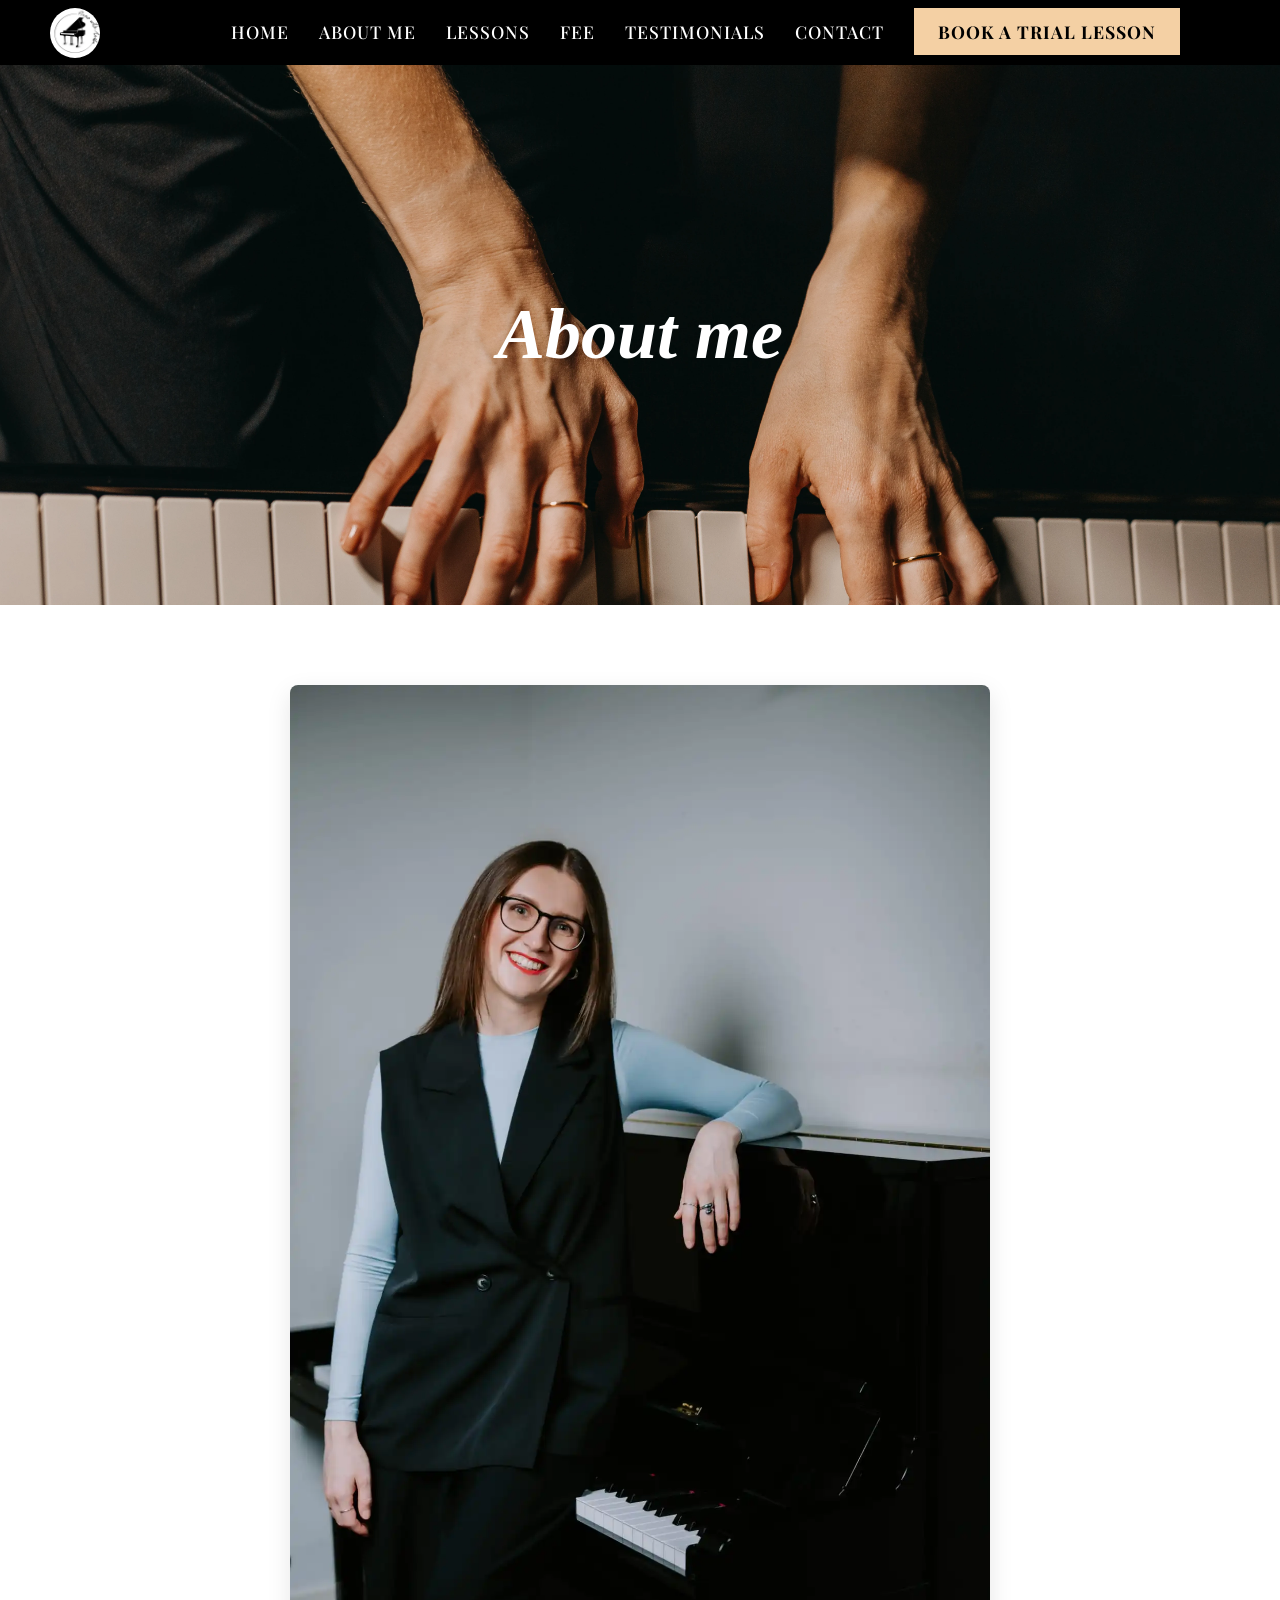
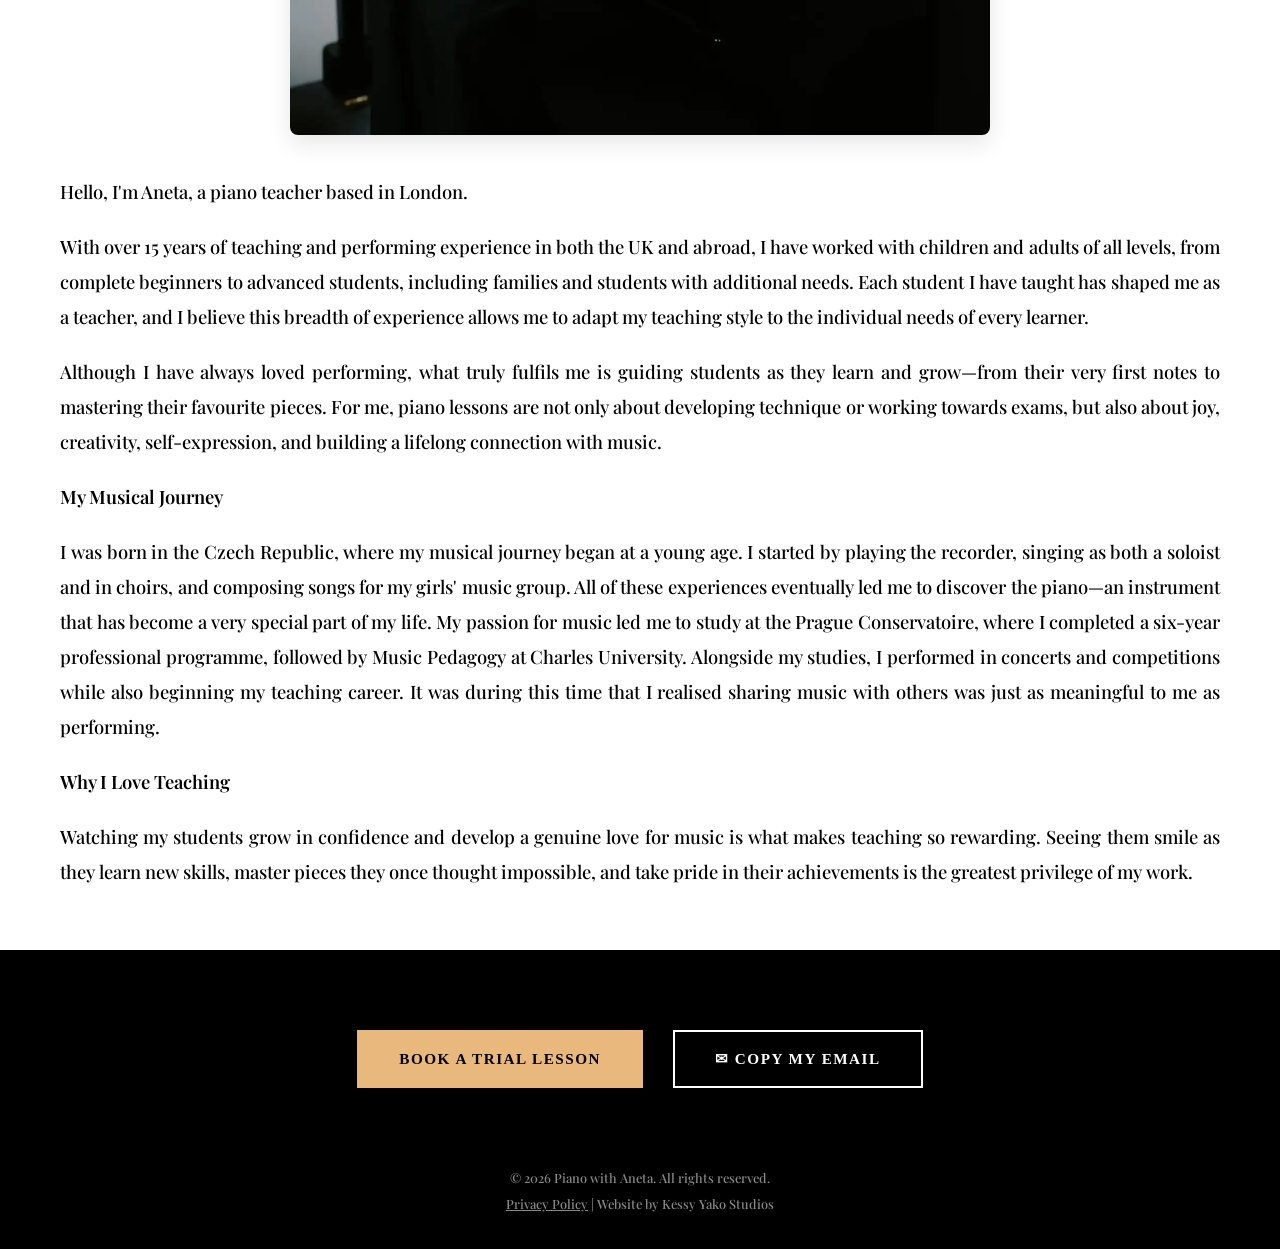
<file: aboutme.html>
<!DOCTYPE html>
<html lang="en">
<head>
    <meta charset="UTF-8">
    <meta name="viewport" content="width=device-width, initial-scale=1.0">
    <meta name="description" content="Learn piano with Aneta, a passionate teacher in London with 15+ years of experience. Tailored lessons for beginners and advanced students of all ages.">
    
    <!-- PŘIDANÝ PRELOAD PRO HERO FOTKU -->
    <link rel="preload" as="image" href="images/foto (27).webp">
    
    <!-- Open Graph tagy pro sociální sítě -->
    <meta property="og:title" content="About Me - Piano with Aneta">
    <meta property="og:description" content="Learn piano with Aneta, a passionate teacher in London with 15+ years of experience. Tailored lessons for beginners and advanced students of all ages.">
    <meta property="og:type" content="website">
    <meta property="og:url" content="https://pianowithaneta.co.uk">
    <meta property="og:image" content="https://pianowithaneta.co.uk/images/foto%20(25)%201.webp">

    <title>About Me - Piano with Aneta</title>
    <link rel="stylesheet" href="style.css">
    
    <style>
        nav {
            height: 65px !important; 
            padding-top: 0 !important; 
            padding-bottom: 0 !important;
        }

        nav ul {
            align-items: center; 
            margin-right: 50px; 
        }
        
        nav a {
            white-space: nowrap; 
        }

        .nav-cta-btn {
            background-color: #f4d0a4 !important; 
            color: #000000 !important; 
            padding: 12px 24px;
            font-weight: bold;
            transition: background-color 0.3s ease, box-shadow 0.3s ease;
        }
        
        .nav-cta-btn:hover {
            background-color: #d6a469 !important; 
            box-shadow: 0 4px 10px rgba(0,0,0,0.2);
            color: #ffffff !important;
        }

        .about-layout {
            max-width: 1200px;
            margin: 80px auto 60px auto;
            padding: 0 20px;
        }

        .about-image {
            width: 100%;
            margin-bottom: 40px;
            display: flex;
            justify-content: center;
        }

        .about-image img {
            width: 100%;
            max-width: 700px;
            height: auto;
            border-radius: 8px;
            box-shadow: 0 8px 25px rgba(0,0,0,0.1);
            display: block;
        }

        .about-text {
            width: 100%;
        }

        .about-text p {
            font-size: 1.15rem;
            line-height: 1.9;
            margin-bottom: 20px;
            color: #000000;
            text-align: justify;
        }

        .about-text p:last-child {
            margin-bottom: 0;
        }

        .about-hero {
            background-image: url('images/foto (27).webp');
            background-size: cover;
            background-position: center 123%; 
            background-attachment: fixed;
        }

        @media (max-width: 1200px) {
            nav {
                flex-direction: row; 
                height: 65px !important; 
                padding: 0 20px !important;
            }

            .hamburger {
                display: flex !important;
                cursor: pointer;
                flex-direction: column;
                gap: 6px;
                z-index: 1001;
            }

            .hamburger span {
                width: 30px;
                height: 3px;
                background-color: #ffffff;
                transition: all 0.3s ease;
                border-radius: 2px;
            }

            nav ul {
                position: fixed;
                top: 65px; 
                right: -100%; 
                width: 280px; 
                height: calc(100vh - 65px);
                background-color: #000000;
                flex-direction: column !important; 
                justify-content: flex-start;
                align-items: center;
                padding-top: 40px;
                margin: 0 !important;
                transition: right 0.4s ease; 
                box-shadow: -5px 0 15px rgba(0,0,0,0.5);
                flex-wrap: nowrap;
                gap: 0;
            }

            nav ul.active {
                right: 0;
            }

            nav ul li {
                margin-bottom: 25px;
                opacity: 0;
                transform: translateX(50px);
                transition: opacity 0.4s ease, transform 0.4s ease;
            }

            nav ul.active li {
                opacity: 1;
                transform: translateX(0);
            }
            
            nav ul.active li:nth-child(1) { transition-delay: 0.1s; }
            nav ul.active li:nth-child(2) { transition-delay: 0.2s; }
            nav ul.active li:nth-child(3) { transition-delay: 0.3s; }
            nav ul.active li:nth-child(4) { transition-delay: 0.4s; }
            nav ul.active li:nth-child(5) { transition-delay: 0.5s; }
            nav ul.active li:nth-child(6) { transition-delay: 0.6s; }
            nav ul.active li:nth-child(7) { transition-delay: 0.7s; }

            nav a {
                font-size: 1.1rem; 
            }

            .nav-cta-btn {
                display: inline-block;
                padding: 12px 20px !important;
                font-size: 1rem !important;
                margin-top: 10px;
            }

            .hamburger.active span:nth-child(1) {
                transform: translateY(9px) rotate(45deg);
            }
            .hamburger.active span:nth-child(2) {
                opacity: 0;
            }
            .hamburger.active span:nth-child(3) {
                transform: translateY(-9px) rotate(-45deg);
            }

            .about-text p {
                text-align: left;
            }
            
            .about-hero {
                background-attachment: scroll; 
                background-position: center 20%; 
            }

            .cta-buttons {
                display: flex;
                flex-direction: column;
                gap: 15px;
                align-items: center;
            }

            .btn-outline, .btn-solid, .btn-outline-white {
                width: 100%;
                max-width: 320px;
                margin: 0 auto;
            }
        }
    </style>
</head>
<body>

    <nav>
        <a href="index" class="logo" style="width: 50px; height: 50px; border-radius: 50%; overflow: hidden; display: flex; align-items: center; justify-content: center; text-decoration: none;">
            <img src="images/logo_white.webp" alt="Piano with Aneta Logo" style="width: 100%; height: 100%; object-fit: cover; display: block; transform: scale(1.5) translateX(0px) translateY(-3px);">
        </a>

        <div class="hamburger" id="hamburgerMenu">
            <span></span>
            <span></span>
            <span></span>
        </div>

        <ul id="navLinks">
            <li><a href="index">HOME</a></li>
            <li><a href="aboutme">ABOUT ME</a></li>
            <li><a href="lessons">LESSONS</a></li>
            <li><a href="lessons#fee">FEE</a></li>
            <li><a href="testimonial">TESTIMONIALS</a></li>
            <li><a href="contact">CONTACT</a></li>
            <li><a href="triallesson" class="nav-cta-btn">BOOK A TRIAL LESSON</a></li>
        </ul>
    </nav>

    <header class="hero about-hero">
        <div class="hero-text">
            <h1>About me</h1>
        </div>
    </header>

    <section class="about-layout">
        
        <div class="about-image">
            <img src="images/uc1.webp" alt="Aneta - Piano Teacher">
        </div>
        
        <div class="about-text">
            <p>Hello, I'm Aneta, a piano teacher based in London.</p>
            <p>With over 15 years of teaching and performing experience in both the UK and abroad, I have worked with children and adults of all levels, from complete beginners to advanced students, including families and students with additional needs. Each student I have taught has shaped me as a teacher, and I believe this breadth of experience allows me to adapt my teaching style to the individual needs of every learner.</p>
            <p>Although I have always loved performing, what truly fulfils me is guiding students as they learn and grow—from their very first notes to mastering their favourite pieces. For me, piano lessons are not only about developing technique or working towards exams, but also about joy, creativity, self-expression, and building a lifelong connection with music.</p>
            <p><strong>My Musical Journey</strong></p>
            <p>I was born in the Czech Republic, where my musical journey began at a young age. I started by playing the recorder, singing as both a soloist and in choirs, and composing songs for my girls' music group. All of these experiences eventually led me to discover the piano—an instrument that has become a very special part of my life. My passion for music led me to study at the Prague Conservatoire, where I completed a six-year professional programme, followed by Music Pedagogy at Charles University. Alongside my studies, I performed in concerts and competitions while also beginning my teaching career. It was during this time that I realised sharing music with others was just as meaningful to me as performing.</p>
            <p><strong>Why I Love Teaching</strong></p>
            <p>Watching my students grow in confidence and develop a genuine love for music is what makes teaching so rewarding. Seeing them smile as they learn new skills, master pieces they once thought impossible, and take pride in their achievements is the greatest privilege of my work.</p>
        </div>
        
    </section>

    <section class="cta-footer-section">
        <div class="cta-buttons">
            <a href="triallesson#dotaznik" class="btn-solid">BOOK A TRIAL LESSON</a>
            <button onclick="navigator.clipboard.writeText('pianowithaneta@gmail.com'); alert('Email copied to clipboard!');" class="btn-outline-white">✉ COPY MY EMAIL</button>
        </div>
        
        <footer>
            <p>© 2026 Piano with Aneta. All rights reserved.</p>
            <p><a href="privacy" style="color: #888; text-decoration: underline;">Privacy Policy</a> | Website by Kessy Yako Studios</p>
        </footer>
    </section>

    <script>
        const hamburger = document.getElementById('hamburgerMenu');
        const navLinks = document.getElementById('navLinks');

        hamburger.addEventListener('click', () => {
            navLinks.classList.toggle('active');
            hamburger.classList.toggle('active');
        });
    </script>

</body>
</html>
</file>
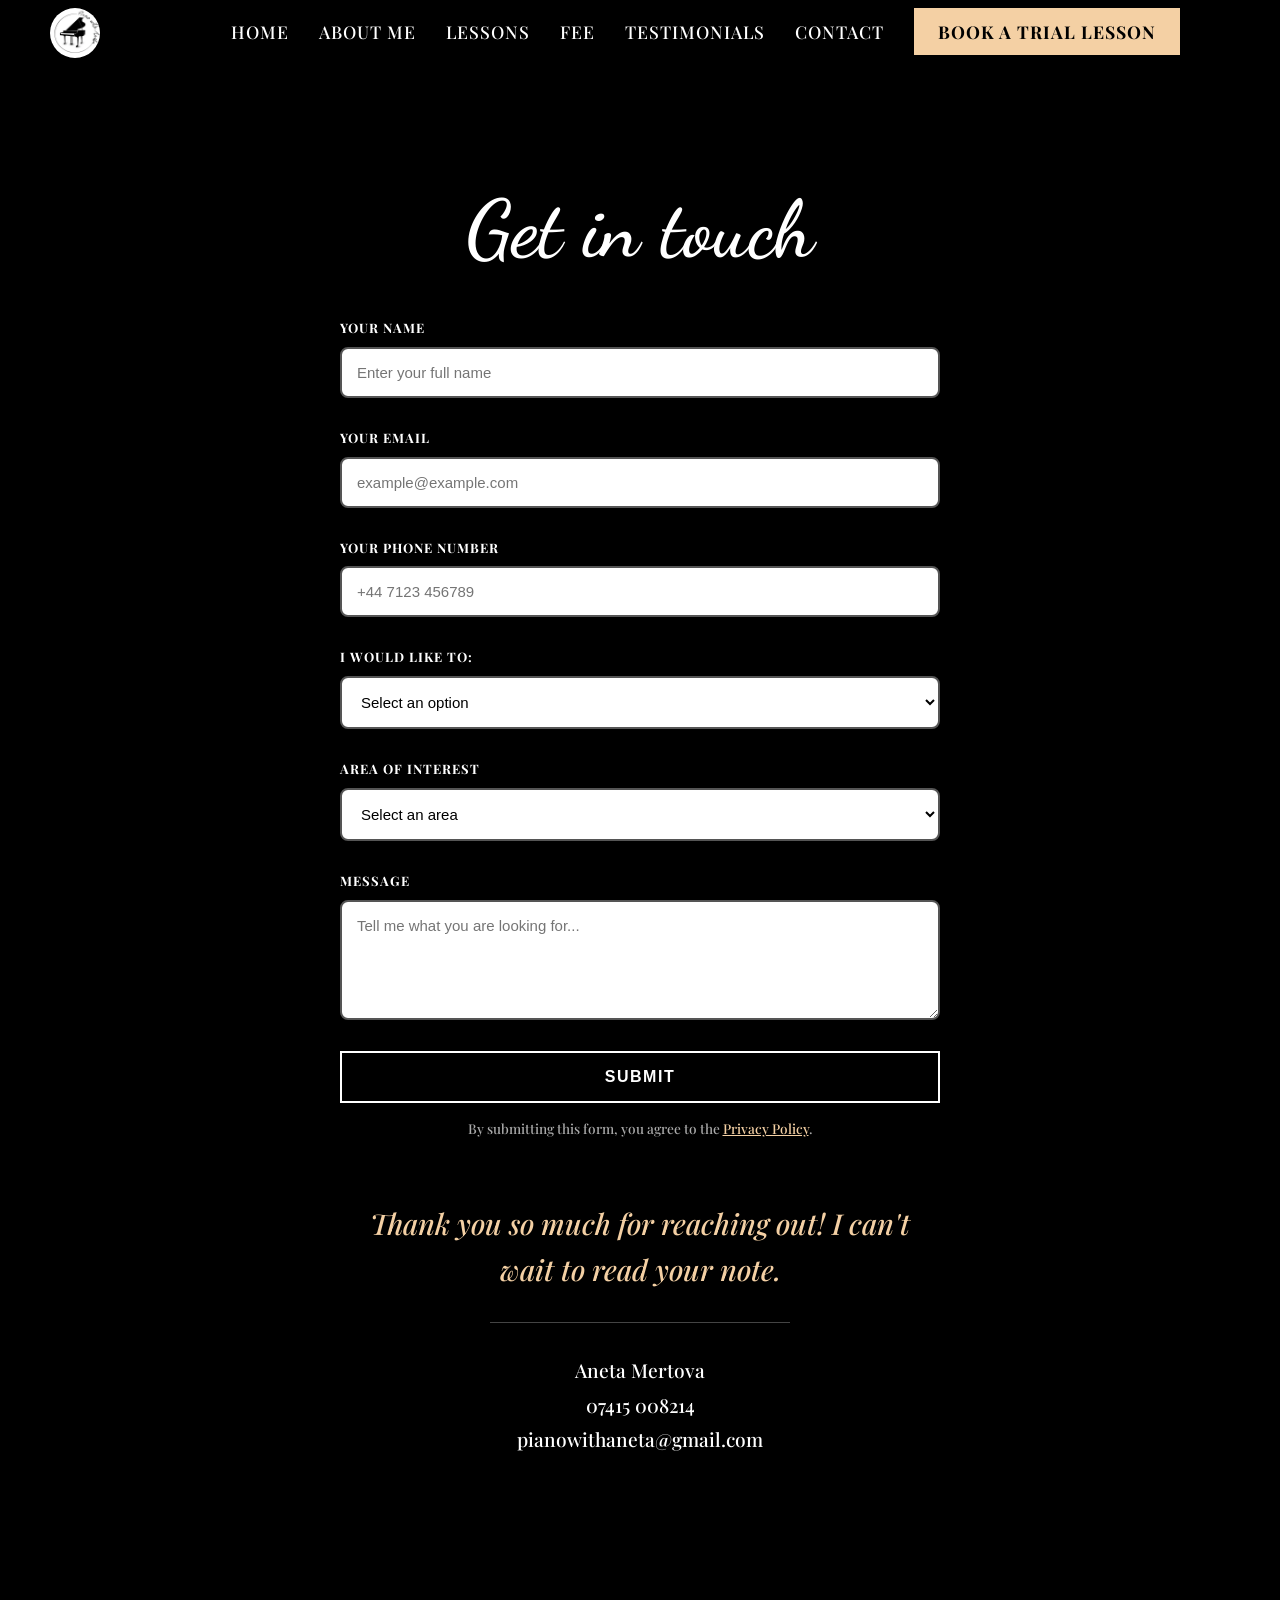
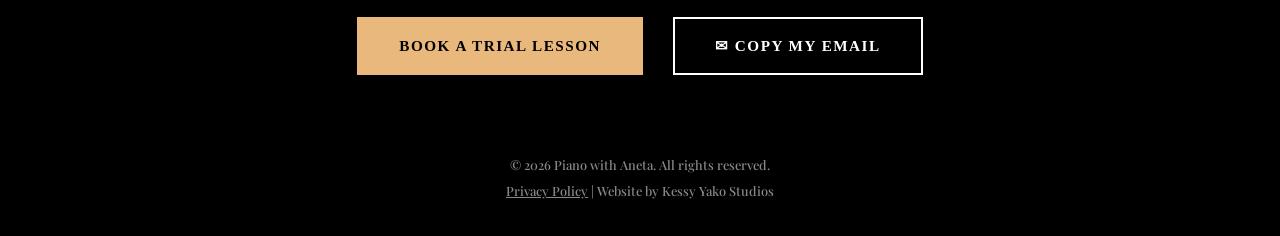
<file: contact.html>
<!DOCTYPE html>
<html lang="en">
<head>
    <meta charset="UTF-8">
    <meta name="viewport" content="width=device-width, initial-scale=1.0">
    <title>Contact - Piano with Aneta</title>
    <meta name="description" content="Contact Aneta to book your trial lesson or inquire about in-person and online piano and music theory classes in London. Get in touch today!">
    <link rel="stylesheet" href="style.css">
    <link href="https://fonts.googleapis.com/css2?family=Dancing+Script:wght@600&display=swap" rel="stylesheet">
    
    <style>
        nav {
            height: 65px !important; 
            padding-top: 0 !important; 
            padding-bottom: 0 !important;
        }

        nav ul {
            align-items: center; 
            margin-right: 50px; 
        }
        
        .nav-cta-btn {
            background-color: #f4d0a4 !important; 
            color: #000000 !important; 
            padding: 12px 24px;
            font-weight: bold;
            transition: background-color 0.3s ease, box-shadow 0.3s ease;
        }
        
        .nav-cta-btn:hover {
            background-color: #d6a469 !important; 
            box-shadow: 0 4px 10px rgba(0,0,0,0.2);
            color: #ffffff !important;
        }
    </style>
</head>
<body>

    <nav>
        <!-- Logo opraveno: změněno z <div> na <a> s odkazem na index.html -->
        <a href="index.html" class="logo" style="width: 50px; height: 50px; border-radius: 50%; overflow: hidden; display: flex; align-items: center; justify-content: center; text-decoration: none;">
            <img src="images/logo_white.webp" alt="Piano with Aneta Logo" style="width: 100%; height: 100%; object-fit: cover; display: block; transform: scale(1.5) translateX(0px) translateY(-3px);">
        </a>

        <!-- Přidáno Hamburger menu -->
        <div class="hamburger" id="hamburgerMenu">
            <span></span>
            <span></span>
            <span></span>
        </div>

        <ul>
            <li><a href="index.html">HOME</a></li>
            <li><a href="aboutme.html">ABOUT ME</a></li>
            <li><a href="lessons.html">LESSONS</a></li>
            <li><a href="lessons.html#fee">FEE</a></li>
            <li><a href="testimonial.html">TESTIMONIALS</a></li>
            <li><a href="contact.html">CONTACT</a></li>
            <li><a href="triallesson.html" class="nav-cta-btn">BOOK A TRIAL LESSON</a></li>
        </ul>
    </nav>

    <section class="booking-form-section bg-dark contact-page-spacing">
        <h2 style="font-family: 'Dancing Script', cursive; font-size: 5rem; margin-bottom: 25px; font-weight: 600;">Get in touch</h2>
        
        <div class="piano-form-container">
            <form id="pianoForm" action="https://formspree.io/f/mpqkqwby" method="POST">
                
                <label class="piano-form-label">Your Name</label>
                <input type="text" name="name" class="piano-input" placeholder="Enter your full name" required>

                <label class="piano-form-label">Your Email</label>
                <input type="email" name="email" class="piano-input" placeholder="example@example.com" required>

                <label class="piano-form-label">Your Phone Number</label>
                <input type="tel" name="phone" class="piano-input" placeholder="+44 7123 456789" required>

                <label class="piano-form-label">I would like to:</label>
                <select name="purpose" class="piano-select" required>
                    <option value="" disabled selected>Select an option</option>
                    <option value="Book a trial lesson">Book a trial lesson</option>
                    <option value="Make another enquiry">Make another enquiry</option>
                </select>

                <label class="piano-form-label">Area of interest</label>
                <select name="area_of_interest" class="piano-select" required>
                    <option value="" disabled selected>Select an area</option>
                    <option value="In-person piano">In-person piano</option>
                    <option value="Online piano">Online piano</option>
                    <option value="In-person music theory">In-person music theory</option>
                    <option value="Online music theory">Online music theory</option>
                    <option value="Other">Other</option>
                </select>

                <label class="piano-form-label">Message</label>
                <textarea name="message" class="piano-input piano-textarea" placeholder="Tell me what you are looking for..." required></textarea>
                
                <button type="submit" id="submitBtn" class="piano-submit-btn">SUBMIT</button>
                
                <p style="font-size: 0.85rem; color: #aaa; margin-top: 15px; text-align: center;">
                    By submitting this form, you agree to the <a href="privacy.html" style="color: #f4d0a4; text-decoration: underline;">Privacy Policy</a>.
                </p>
            </form>

            <div style="text-align: center; margin-top: 60px;">
                <p style="font-family: 'Playfair Display', serif; font-style: italic; font-size: 1.8rem; color: #f4d0a4; margin-bottom: 30px;">
                    Thank you so much for reaching out! I can't wait to read your note.
                </p>
                
                <hr style="border: 0; border-top: 1px solid #444; width: 50%; margin: 0 auto 30px auto;">
                
                <p style="font-family: 'Playfair Display', serif; font-size: 1.2rem; color: #ffffff; line-height: 1.8;">
                    Aneta Mertova<br>
                    07415 008214<br>
                    pianowithaneta@gmail.com
                </p>
            </div>
            
        </div>
    </section>

    <section class="cta-footer-section">
        <div class="cta-buttons">
            <a href="triallesson.html#dotaznik" class="btn-solid">BOOK A TRIAL LESSON</a>
            <button onclick="navigator.clipboard.writeText('pianowithaneta@gmail.com'); alert('Email copied to clipboard!');" class="btn-outline-white">✉ COPY MY EMAIL</button>
        </div>
        
        <footer>
            <p>© 2026 Piano with Aneta. All rights reserved.</p>
            <p><a href="privacy.html" style="color: #888; text-decoration: underline;">Privacy Policy</a> | Website by Kessy Yako Studios</p>
        </footer>
    </section>

    <script>
        // Odesílání formuláře
        document.getElementById("pianoForm").addEventListener("submit", function(e) {
            e.preventDefault();
            
            var form = e.target;
            var button = document.getElementById("submitBtn");
            var data = new FormData(form);
            
            button.innerHTML = "SENDING...";
            button.disabled = true;

            fetch(form.action, {
                method: form.method,
                body: data,
                headers: {
                    'Accept': 'application/json'
                }
            }).then(response => {
                if (response.ok) {
                    button.innerHTML = "✓ MESSAGE SENT!";
                    button.classList.add("sent");
                    form.reset();
                } else {
                    button.innerHTML = "ERROR! TRY AGAIN";
                    button.disabled = false;
                }
            }).catch(error => {
                button.innerHTML = "ERROR! TRY AGAIN";
                button.disabled = false;
            });
        });

        // Přidán JavaScript pro zprovoznění Hamburger menu
        const hamburger = document.getElementById('hamburgerMenu');
        const navLinks = document.querySelector('nav ul');

        hamburger.addEventListener('click', () => {
            navLinks.classList.toggle('active');
            hamburger.classList.toggle('active');
        });
    </script>
</body>
</html>
</file>
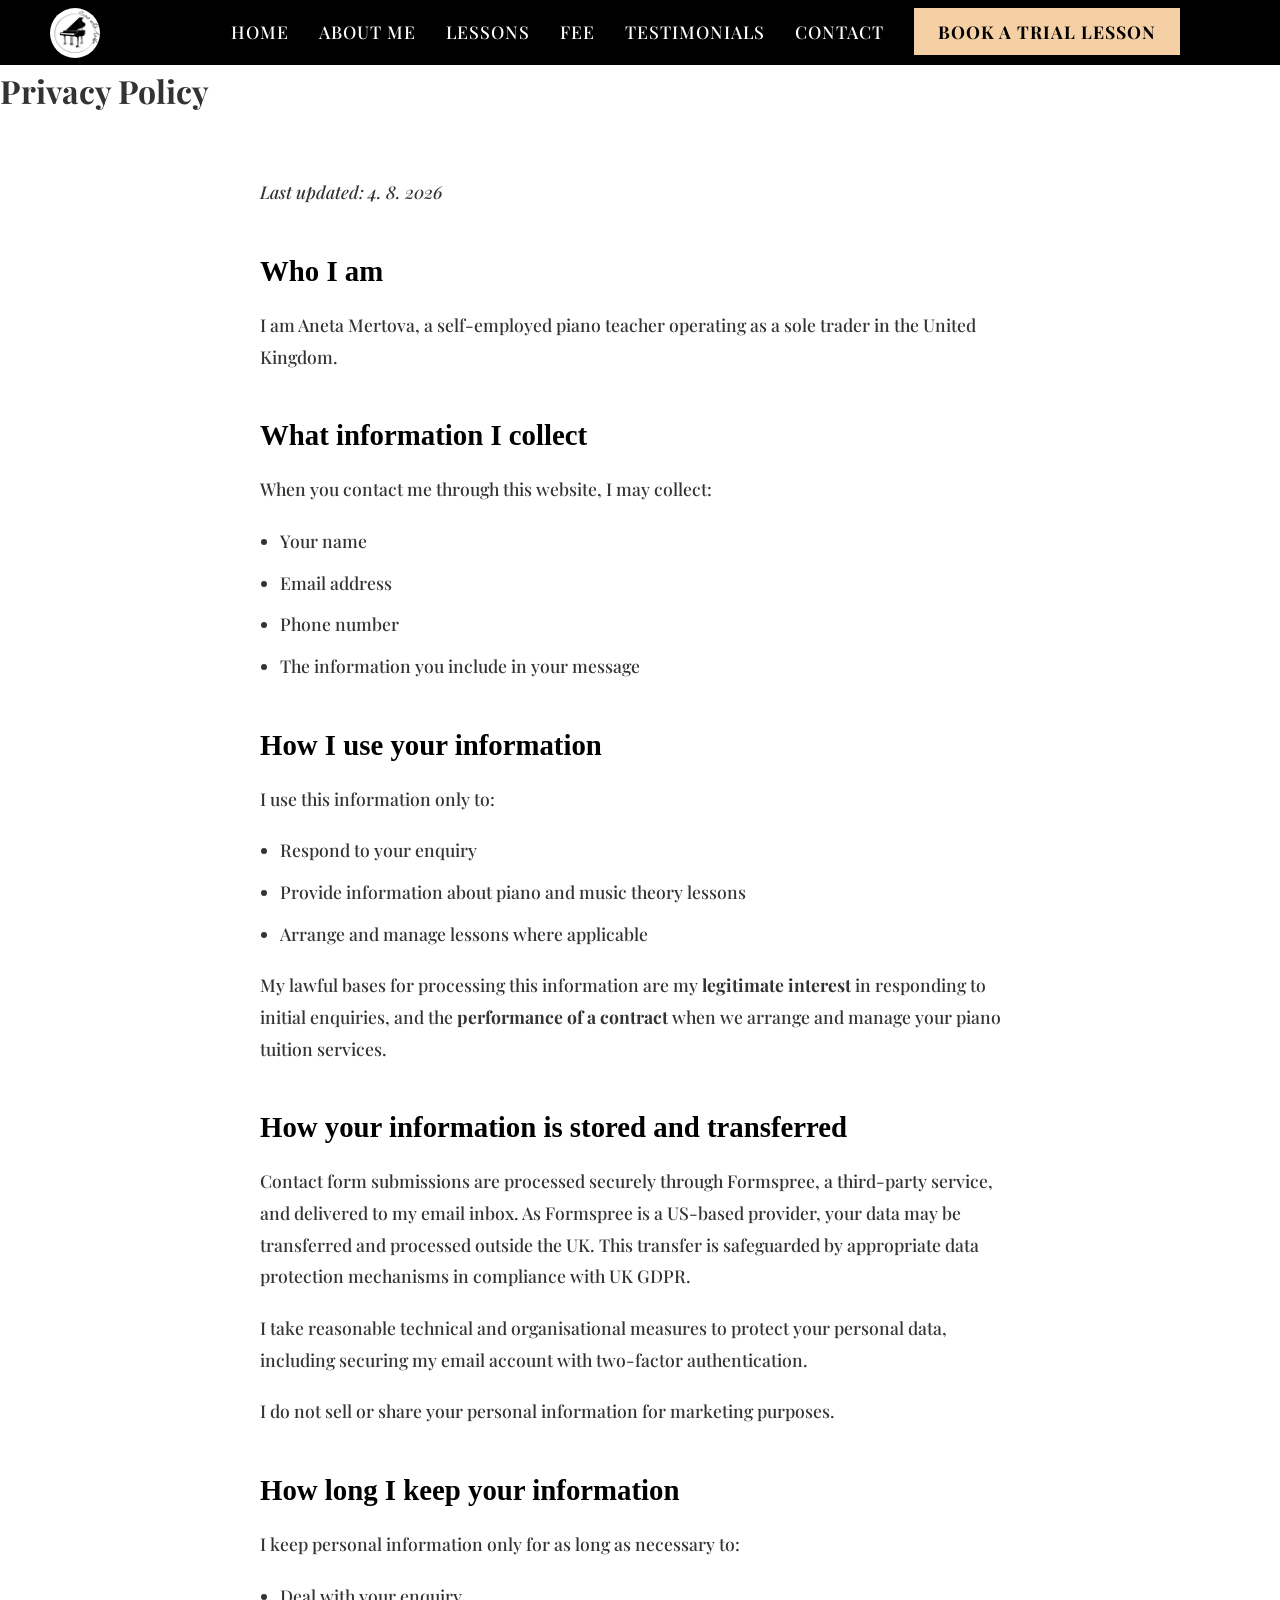
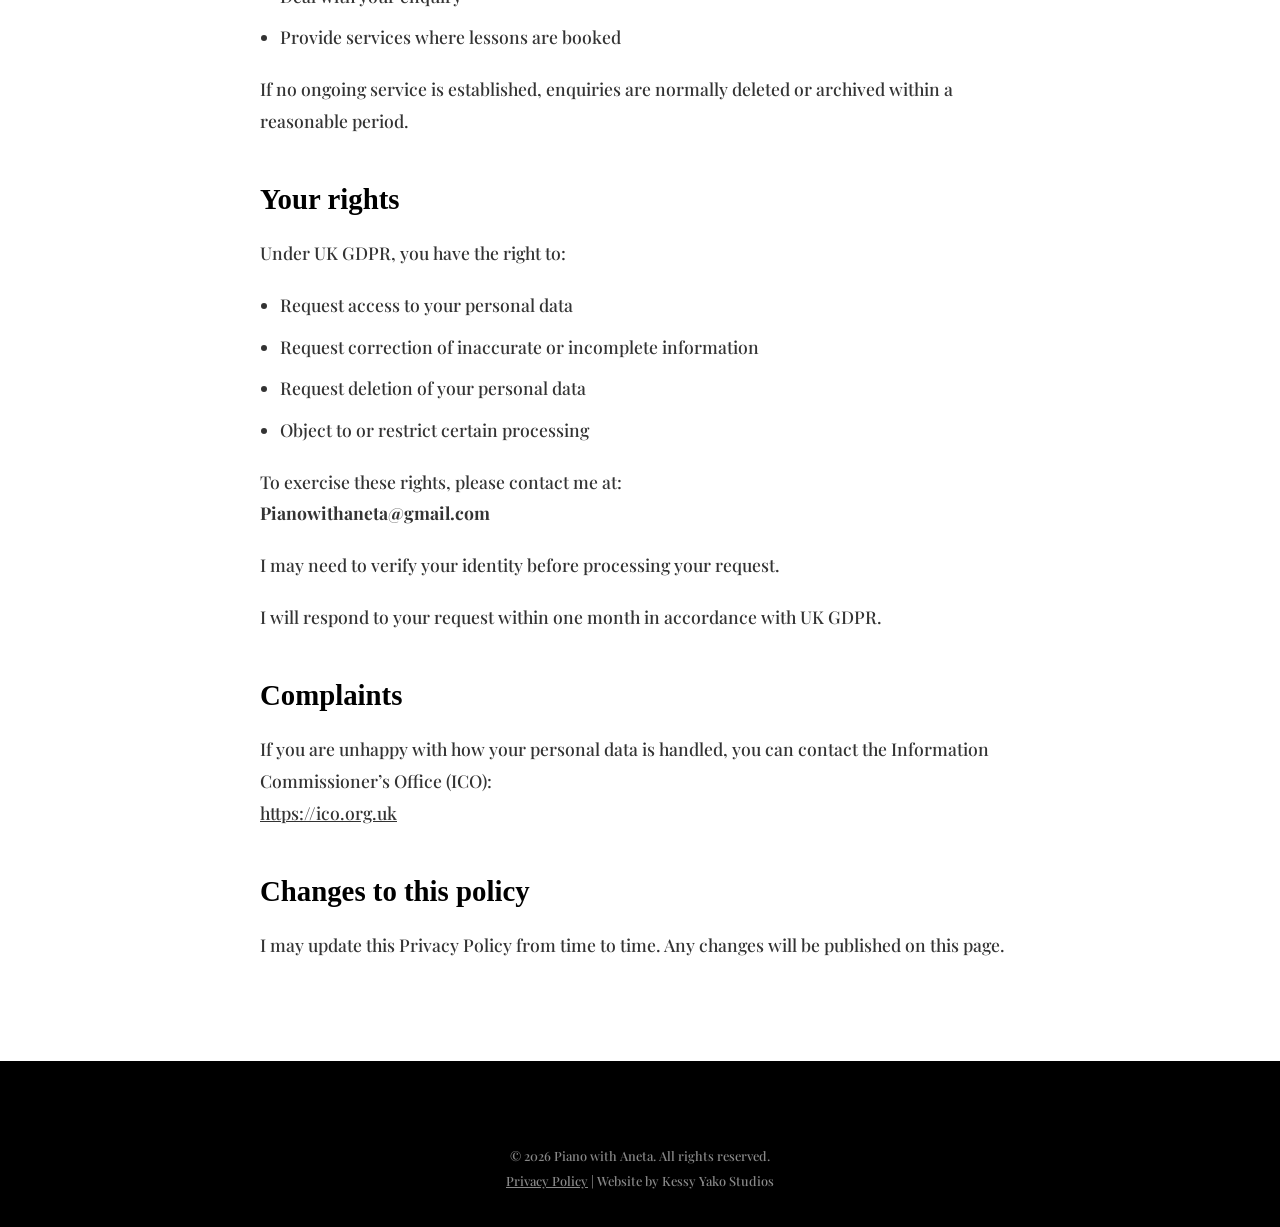
<file: privacy.html>
<!DOCTYPE html>
<html lang="en">
<head>
    <meta charset="UTF-8">
    <meta name="viewport" content="width=device-width, initial-scale=1.0">
    <title>Privacy Policy - Piano with Aneta</title>
    <meta name="description" content="Privacy Policy for Piano with Aneta. Learn how your personal data is collected, used, and protected when inquiring about piano lessons in London.">
    <link rel="stylesheet" href="style.css">
    
    <style>
        nav {
            height: 65px !important; 
            padding-top: 0 !important; 
            padding-bottom: 0 !important;
            background-color: #000;
        }

        nav ul {
            align-items: center; 
            margin-right: 50px; 
        }

        nav a {
            white-space: nowrap; 
        }
        
        .nav-cta-btn {
            background-color: #f4d0a4 !important; 
            color: #000000 !important; 
            padding: 12px 24px;
            font-weight: bold;
            transition: background-color 0.3s ease, box-shadow 0.3s ease;
        }
        
        .nav-cta-btn:hover {
            background-color: #d6a469 !important; 
            box-shadow: 0 4px 10px rgba(0,0,0,0.2);
            color: #ffffff !important;
        }

        .privacy-content {
            max-width: 800px;
            margin: 60px auto 100px auto;
            padding: 0 20px;
            color: #333;
        }

        .privacy-content h2 {
            font-family: serif;
            font-size: 1.8rem;
            margin-top: 40px;
            margin-bottom: 15px;
            color: #000;
        }

        .privacy-content p, .privacy-content ul {
            font-size: 1.1rem;
            line-height: 1.8;
            margin-bottom: 20px;
        }

        .privacy-content ul {
            margin-left: 20px;
        }

        .privacy-content li {
            margin-bottom: 10px;
        }

        /* Styly pro hamburger menu a responzivitu */
        @media (max-width: 1200px) {
            nav {
                flex-direction: row; 
                height: 65px !important; 
                padding: 0 20px !important;
            }

            .hamburger {
                display: flex !important;
                cursor: pointer;
                flex-direction: column;
                gap: 6px;
                z-index: 1001;
            }

            .hamburger span {
                width: 30px;
                height: 3px;
                background-color: #ffffff;
                transition: all 0.3s ease;
                border-radius: 2px;
            }

            nav ul {
                position: fixed;
                top: 65px; 
                right: -100%; 
                width: 280px; 
                height: calc(100vh - 65px);
                background-color: #000000;
                flex-direction: column !important; 
                justify-content: flex-start;
                align-items: center;
                padding-top: 40px;
                margin: 0 !important;
                transition: right 0.4s ease; 
                box-shadow: -5px 0 15px rgba(0,0,0,0.5);
                flex-wrap: nowrap;
                gap: 0;
            }

            nav ul.active {
                right: 0;
            }

            nav ul li {
                margin-bottom: 25px;
                opacity: 0;
                transform: translateX(50px);
                transition: opacity 0.4s ease, transform 0.4s ease;
            }

            nav ul.active li {
                opacity: 1;
                transform: translateX(0);
            }
            
            nav ul.active li:nth-child(1) { transition-delay: 0.1s; }
            nav ul.active li:nth-child(2) { transition-delay: 0.2s; }
            nav ul.active li:nth-child(3) { transition-delay: 0.3s; }
            nav ul.active li:nth-child(4) { transition-delay: 0.4s; }
            nav ul.active li:nth-child(5) { transition-delay: 0.5s; }
            nav ul.active li:nth-child(6) { transition-delay: 0.6s; }
            nav ul.active li:nth-child(7) { transition-delay: 0.7s; }

            nav a {
                font-size: 1.1rem; 
            }

            .nav-cta-btn {
                display: inline-block;
                padding: 12px 20px !important;
                font-size: 1rem !important;
                margin-top: 10px;
            }

            .hamburger.active span:nth-child(1) {
                transform: translateY(9px) rotate(45deg);
            }
            .hamburger.active span:nth-child(2) {
                opacity: 0;
            }
            .hamburger.active span:nth-child(3) {
                transform: translateY(-9px) rotate(-45deg);
            }
        }
    </style>
</head>
<body>

    <nav>
        <a href="index" class="logo" style="width: 50px; height: 50px; border-radius: 50%; overflow: hidden; display: flex; align-items: center; justify-content: center; text-decoration: none;">
            <img src="images/logo_white.webp" alt="Piano with Aneta Logo" style="width: 100%; height: 100%; object-fit: cover; display: block; transform: scale(1.5) translateX(0px) translateY(-3px);">
        </a>

        <div class="hamburger" id="hamburgerMenu">
            <span></span>
            <span></span>
            <span></span>
        </div>

        <ul id="navLinks">
            <li><a href="index">HOME</a></li>
            <li><a href="aboutme">ABOUT ME</a></li>
            <li><a href="lessons">LESSONS</a></li>
            <li><a href="lessons#fee">FEE</a></li>
            <li><a href="testimonial">TESTIMONIALS</a></li>
            <li><a href="contact">CONTACT</a></li>
            <li><a href="triallesson" class="nav-cta-btn">BOOK A TRIAL LESSON</a></li>
        </ul>
    </nav>

    <header class="testimonial-header">
        <h1>Privacy Policy</h1>
    </header>

    <section class="privacy-content">
        <p><em>Last updated: 4. 8. 2026</em></p>

        <h2>Who I am</h2>
        <p>I am Aneta Mertova, a self-employed piano teacher operating as a sole trader in the United Kingdom.</p>

        <h2>What information I collect</h2>
        <p>When you contact me through this website, I may collect:</p>
        <ul>
            <li>Your name</li>
            <li>Email address</li>
            <li>Phone number</li>
            <li>The information you include in your message</li>
        </ul>

        <h2>How I use your information</h2>
        <p>I use this information only to:</p>
        <ul>
            <li>Respond to your enquiry</li>
            <li>Provide information about piano and music theory lessons</li>
            <li>Arrange and manage lessons where applicable</li>
        </ul>
        <p>My lawful bases for processing this information are my <strong>legitimate interest</strong> in responding to initial enquiries, and the <strong>performance of a contract</strong> when we arrange and manage your piano tuition services.</p>

        <h2>How your information is stored and transferred</h2>
        <p>Contact form submissions are processed securely through Formspree, a third-party service, and delivered to my email inbox. As Formspree is a US-based provider, your data may be transferred and processed outside the UK. This transfer is safeguarded by appropriate data protection mechanisms in compliance with UK GDPR.</p>
        <p>I take reasonable technical and organisational measures to protect your personal data, including securing my email account with two-factor authentication.</p>
        <p>I do not sell or share your personal information for marketing purposes.</p>

        <h2>How long I keep your information</h2>
        <p>I keep personal information only for as long as necessary to:</p>
        <ul>
            <li>Deal with your enquiry</li>
            <li>Provide services where lessons are booked</li>
        </ul>
        <p>If no ongoing service is established, enquiries are normally deleted or archived within a reasonable period.</p>

        <h2>Your rights</h2>
        <p>Under UK GDPR, you have the right to:</p>
        <ul>
            <li>Request access to your personal data</li>
            <li>Request correction of inaccurate or incomplete information</li>
            <li>Request deletion of your personal data</li>
            <li>Object to or restrict certain processing</li>
        </ul>
        <p>To exercise these rights, please contact me at:<br>
        <strong>Pianowithaneta@gmail.com</strong></p>
        <p>I may need to verify your identity before processing your request.</p>
        <p>I will respond to your request within one month in accordance with UK GDPR.</p>

        <h2>Complaints</h2>
        <p>If you are unhappy with how your personal data is handled, you can contact the Information Commissioner’s Office (ICO):<br>
        <a href="https://ico.org.uk" target="_blank" style="color: #333; text-decoration: underline;">https://ico.org.uk</a></p>

        <h2>Changes to this policy</h2>
        <p>I may update this Privacy Policy from time to time. Any changes will be published on this page.</p>
    </section>

    <section class="cta-footer-section">
        <footer>
            <p>© 2026 Piano with Aneta. All rights reserved.</p>
            <p><a href="privacy" style="color: #888; text-decoration: underline;">Privacy Policy</a> | Website by Kessy Yako Studios</p>
        </footer>
    </section>

    <script>
        const hamburger = document.getElementById('hamburgerMenu');
        const navLinks = document.getElementById('navLinks');

        hamburger.addEventListener('click', () => {
            navLinks.classList.toggle('active');
            hamburger.classList.toggle('active');
        });
    </script>

</body>
</html>
</file>
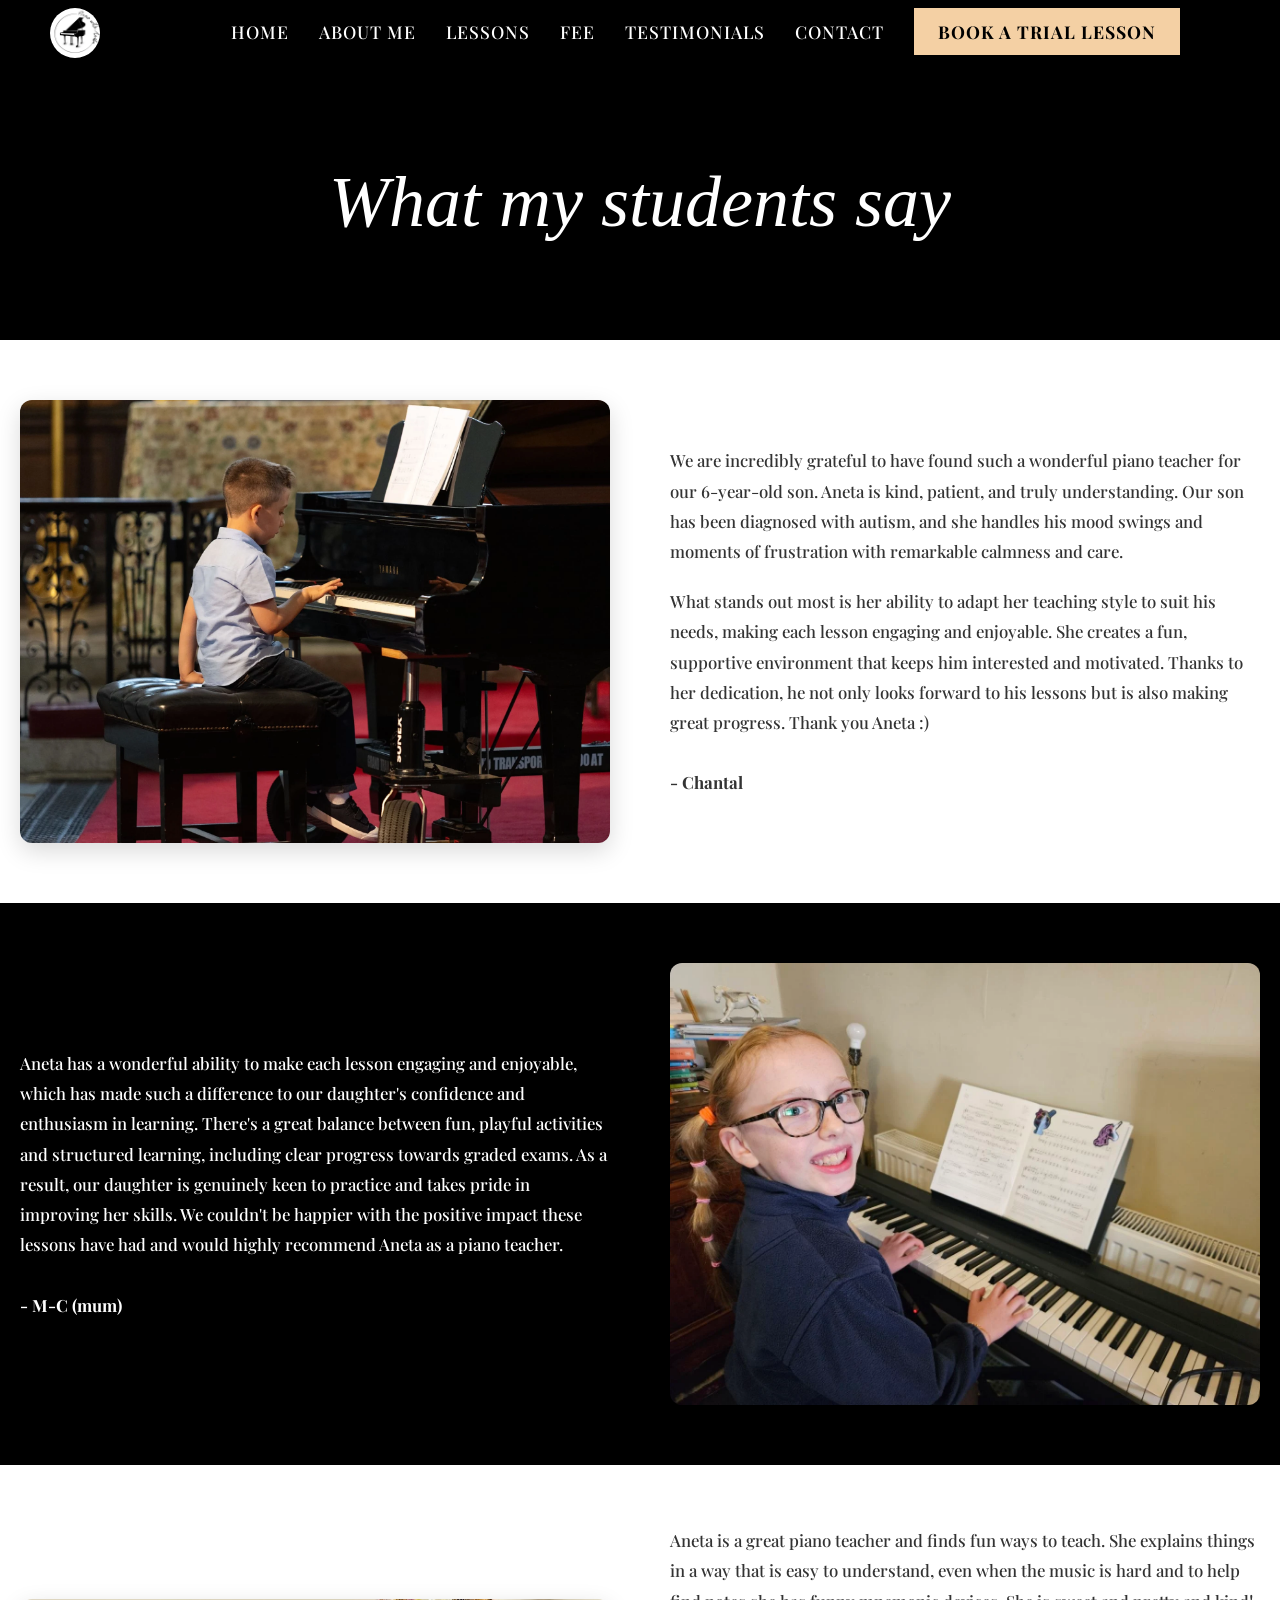
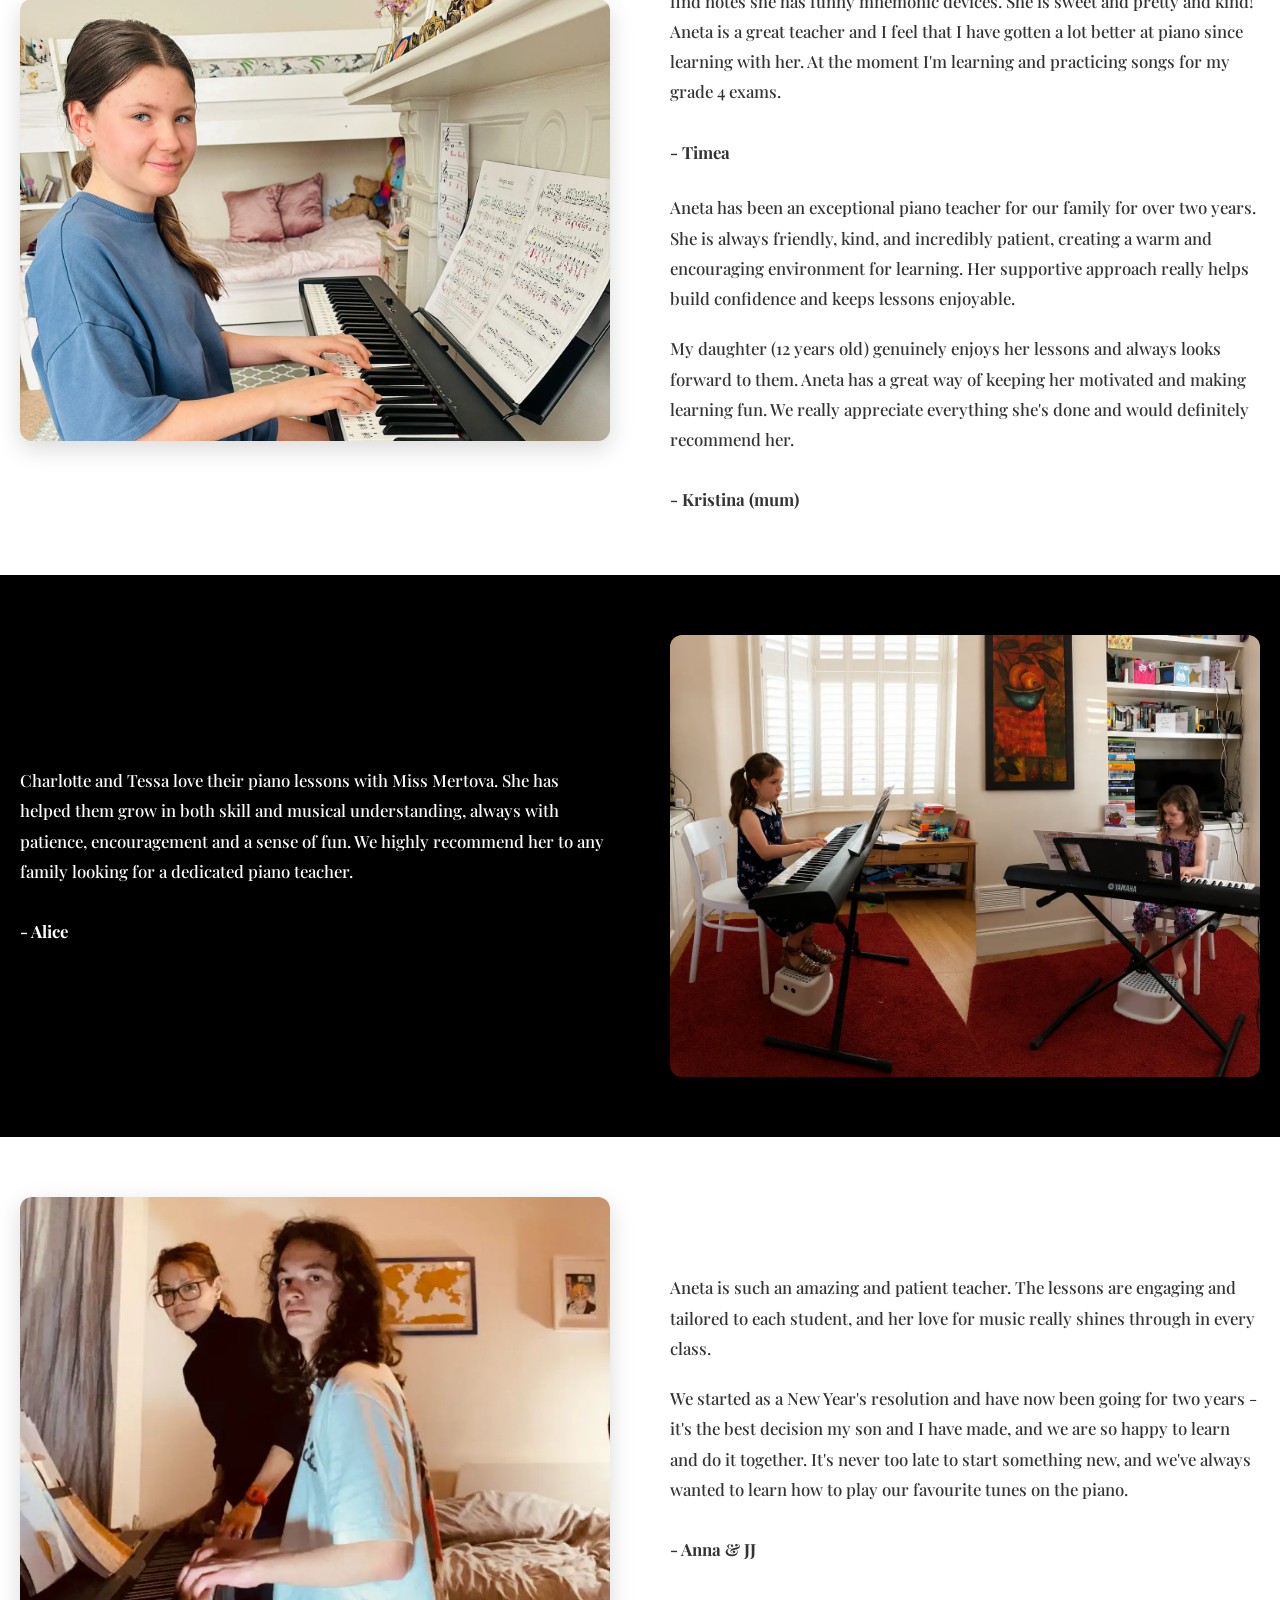
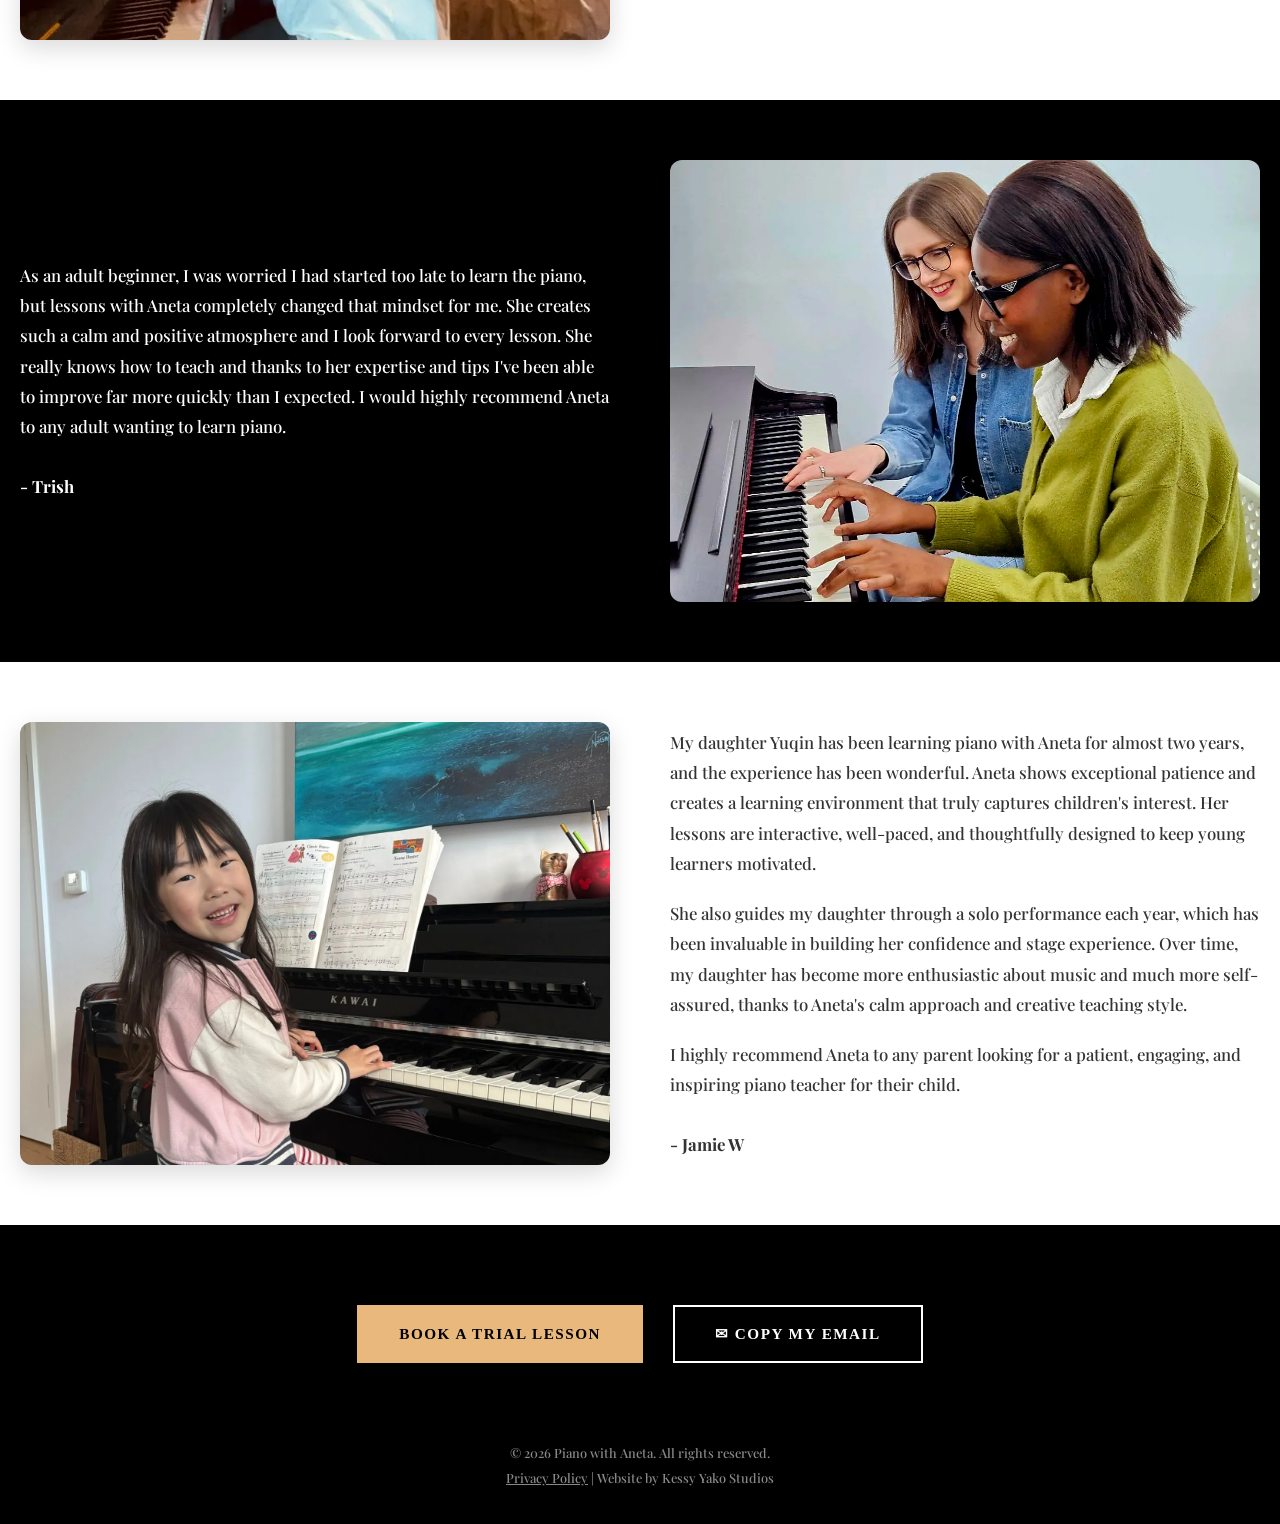
<file: testimonial.html>
<!DOCTYPE html>
<html lang="en">
<head>
    <meta charset="UTF-8">
    <meta name="viewport" content="width=device-width, initial-scale=1.0">
    <title>Testimonials - Piano with Aneta</title>
    <meta name="description" content="Read what students and parents say about piano lessons with Aneta in London. Discover why kids, adults, and beginners love her patient and fun approach.">
    <link rel="stylesheet" href="style.css">
    
    <style>
        nav {
            height: 65px !important; 
            padding-top: 0 !important; 
            padding-bottom: 0 !important;
        }

        nav ul {
            align-items: center; 
            margin-right: 50px; 
        }
        
        nav a {
            white-space: nowrap; 
        }
        
        .nav-cta-btn {
            background-color: #f4d0a4 !important; 
            color: #000000 !important; 
            padding: 12px 24px;
            font-weight: bold;
            transition: background-color 0.3s ease, box-shadow 0.3s ease;
        }
        
        .nav-cta-btn:hover {
            background-color: #d6a469 !important; 
            box-shadow: 0 4px 10px rgba(0,0,0,0.2);
            color: #ffffff !important;
        }

        /* ---------------------------------------------------
           TESTIMONIALS CSS
           --------------------------------------------------- */
        
        .testimonial-header {
            background-color: #000000;
            color: white;
            padding: 80px 20px;
            text-align: center;
        }

        .testimonial-header h1 {
            font-size: 72px; 
            font-family: 'cursive', serif;
            font-style: italic;
            font-weight: normal;
        }

        .testimonial-section {
            padding: 60px 20px;
        }

        .testimonial-section.bg-light {
            background-color: #ffffff;
            color: #333;
        }

        .testimonial-section.bg-dark {
            background-color: #000000;
            color: #ffffff;
        }

        .testimonial-content {
            display: flex;
            align-items: center;
            max-width: 1400px;
            margin: 0 auto;
            gap: 60px;
        }

        .test-img, .test-text {
            flex: 1;
        }

        .test-img {
            display: flex;
            justify-content: center;
            align-items: center;
            min-height: 0;
        }

        .test-text {
            display: flex;
            flex-direction: column;
            justify-content: center;
        }

        /* Tady jsou fotky napevno zmrazené a zaoblené */
        .test-img img {
            width: 100%;
            aspect-ratio: 4 / 3; /* Zmrazí VŠECHNY fotky do stejného poměru na šířku */
            object-fit: cover; /* Fotka vyplní prostor bez roztahování */
            display: block;
            border-radius: 12px;
            box-shadow: 0 8px 24px rgba(0,0,0,0.15); /* Přidán lehký stín pro lepší vzhled */
        }

        .test-text p {
            font-size: 1.05rem;
            line-height: 1.8;
            margin-bottom: 20px;
        }

        .test-text p.author {
            font-weight: bold;
            margin-top: 10px;
            margin-bottom: 0;
        }

        /* Styly pro hamburger menu a responzivitu */
        @media (max-width: 1200px) {
            nav {
                flex-direction: row; 
                height: 65px !important; 
                padding: 0 20px !important;
            }

            .hamburger {
                display: flex !important;
                cursor: pointer;
                flex-direction: column;
                gap: 6px;
                z-index: 1001;
            }

            .hamburger span {
                width: 30px;
                height: 3px;
                background-color: #ffffff;
                transition: all 0.3s ease;
                border-radius: 2px;
            }

            nav ul {
                position: fixed;
                top: 65px; 
                right: -100%; 
                width: 280px; 
                height: calc(100vh - 65px);
                background-color: #000000;
                flex-direction: column !important; 
                justify-content: flex-start;
                align-items: center;
                padding-top: 40px;
                margin: 0 !important;
                transition: right 0.4s ease; 
                box-shadow: -5px 0 15px rgba(0,0,0,0.5);
                flex-wrap: nowrap;
                gap: 0;
            }

            nav ul.active {
                right: 0;
            }

            nav ul li {
                margin-bottom: 25px;
                opacity: 0;
                transform: translateX(50px);
                transition: opacity 0.4s ease, transform 0.4s ease;
            }

            nav ul.active li {
                opacity: 1;
                transform: translateX(0);
            }
            
            nav ul.active li:nth-child(1) { transition-delay: 0.1s; }
            nav ul.active li:nth-child(2) { transition-delay: 0.2s; }
            nav ul.active li:nth-child(3) { transition-delay: 0.3s; }
            nav ul.active li:nth-child(4) { transition-delay: 0.4s; }
            nav ul.active li:nth-child(5) { transition-delay: 0.5s; }
            nav ul.active li:nth-child(6) { transition-delay: 0.6s; }
            nav ul.active li:nth-child(7) { transition-delay: 0.7s; }

            nav a {
                font-size: 1.1rem; 
            }

            .nav-cta-btn {
                display: inline-block;
                padding: 12px 20px !important;
                font-size: 1rem !important;
                margin-top: 10px;
            }

            .hamburger.active span:nth-child(1) {
                transform: translateY(9px) rotate(45deg);
            }
            .hamburger.active span:nth-child(2) {
                opacity: 0;
            }
            .hamburger.active span:nth-child(3) {
                transform: translateY(-9px) rotate(-45deg);
            }
            
            .cta-buttons {
                display: flex;
                flex-direction: column;
                gap: 15px;
                align-items: center;
            }

            .btn-outline, .btn-solid, .btn-outline-white {
                width: 100%;
                max-width: 320px;
                margin: 0 auto;
            }

            /* Testimonials responzivita */
            .testimonial-content {
                flex-direction: column !important;
                gap: 30px !important;
            }

            .testimonial-header h1 {
                font-size: 3rem !important;
                text-align: center;
                line-height: 1.2;
            }

            .testimonial-section {
                padding: 40px 20px !important;
            }
        }
    </style>
</head>
<body>

    <nav>
        <a href="index" class="logo" style="width: 50px; height: 50px; border-radius: 50%; overflow: hidden; display: flex; align-items: center; justify-content: center; text-decoration: none;">
            <img src="images/logo_white.webp" alt="Piano with Aneta Logo" style="width: 100%; height: 100%; object-fit: cover; display: block; transform: scale(1.5) translateX(0px) translateY(-3px);">
        </a>

        <div class="hamburger" id="hamburgerMenu">
            <span></span>
            <span></span>
            <span></span>
        </div>

        <ul>
            <li><a href="index">HOME</a></li>
            <li><a href="aboutme">ABOUT ME</a></li>
            <li><a href="lessons">LESSONS</a></li>
            <li><a href="lessons#fee">FEE</a></li>
            <li><a href="testimonial">TESTIMONIALS</a></li>
            <li><a href="contact">CONTACT</a></li>
            <li><a href="triallesson" class="nav-cta-btn">BOOK A TRIAL LESSON</a></li>
        </ul>
    </nav>

    <header class="testimonial-header">
        <h1>What my students say</h1>
    </header>

    <section class="testimonial-section bg-light">
        <div class="testimonial-content">
            <div class="test-img">
                <img src="images/T1.webp" alt="Student playing piano" style="object-position: center 25%;">
            </div>
            <div class="test-text">
                <p>We are incredibly grateful to have found such a wonderful piano teacher for our 6-year-old son. Aneta is kind, patient, and truly understanding. Our son has been diagnosed with autism, and she handles his mood swings and moments of frustration with remarkable calmness and care.</p>
                <p>What stands out most is her ability to adapt her teaching style to suit his needs, making each lesson engaging and enjoyable. She creates a fun, supportive environment that keeps him interested and motivated. Thanks to her dedication, he not only looks forward to his lessons but is also making great progress. Thank you Aneta :)</p>
                <p class="author">- Chantal</p>
            </div>
        </div>
    </section>

    <section class="testimonial-section bg-dark">
        <div class="testimonial-content">
            <div class="test-text">
                <p>Aneta has a wonderful ability to make each lesson engaging and enjoyable, which has made such a difference to our daughter's confidence and enthusiasm in learning. There's a great balance between fun, playful activities and structured learning, including clear progress towards graded exams. As a result, our daughter is genuinely keen to practice and takes pride in improving her skills. We couldn't be happier with the positive impact these lessons have had and would highly recommend Aneta as a piano teacher.</p>
                <p class="author">- M-C (mum)</p>
            </div>
            <div class="test-img">
                <img src="images/T2.webp" alt="Student playing piano" style="object-position: center 25%;">
            </div>
        </div>
    </section>

    <section class="testimonial-section bg-light">
        <div class="testimonial-content">
            <div class="test-img">
                <img src="images/T3.webp" alt="Student playing piano" style="object-position: center 5%;">
            </div>
            <div class="test-text">
                <p>Aneta is a great piano teacher and finds fun ways to teach. She explains things in a way that is easy to understand, even when the music is hard and to help find notes she has funny mnemonic devices. She is sweet and pretty and kind! Aneta is a great teacher and I feel that I have gotten a lot better at piano since learning with her. At the moment I'm learning and practicing songs for my grade 4 exams.</p>
                <p class="author">- Timea</p>
                <br>
                <p>Aneta has been an exceptional piano teacher for our family for over two years. She is always friendly, kind, and incredibly patient, creating a warm and encouraging environment for learning. Her supportive approach really helps build confidence and keeps lessons enjoyable.</p>
                <p>My daughter (12 years old) genuinely enjoys her lessons and always looks forward to them. Aneta has a great way of keeping her motivated and making learning fun. We really appreciate everything she's done and would definitely recommend her.</p>
                <p class="author">- Kristina (mum)</p>
            </div>
        </div>
    </section>

    <section class="testimonial-section bg-dark">
        <div class="testimonial-content">
            <div class="test-text">
                <p>Charlotte and Tessa love their piano lessons with Miss Mertova. She has helped them grow in both skill and musical understanding, always with patience, encouragement and a sense of fun. We highly recommend her to any family looking for a dedicated piano teacher.</p>
                <p class="author">- Alice</p>
            </div>
            <div class="test-img">
                <img src="images/T4.webp" alt="Two students playing piano" style="object-position: center 50%;">
            </div>
        </div>
    </section>

    <section class="testimonial-section bg-light">
        <div class="testimonial-content">
            <div class="test-img">
                <img src="images/T5.webp" alt="Mother and son at piano" style="object-position: center 80%;">
            </div>
            <div class="test-text">
                <p>Aneta is such an amazing and patient teacher. The lessons are engaging and tailored to each student, and her love for music really shines through in every class.</p>
                <p>We started as a New Year's resolution and have now been going for two years - it's the best decision my son and I have made, and we are so happy to learn and do it together. It's never too late to start something new, and we've always wanted to learn how to play our favourite tunes on the piano.</p>
                <p class="author">- Anna & JJ</p>
            </div>
        </div>
    </section>

    <section class="testimonial-section bg-dark">
        <div class="testimonial-content">
            <div class="test-text">
                <p>As an adult beginner, I was worried I had started too late to learn the piano, but lessons with Aneta completely changed that mindset for me. She creates such a calm and positive atmosphere and I look forward to every lesson. She really knows how to teach and thanks to her expertise and tips I've been able to improve far more quickly than I expected. I would highly recommend Aneta to any adult wanting to learn piano.</p>
                <p class="author">- Trish</p>
            </div>
            <div class="test-img">
                <img src="images/p2.webp" alt="Adult student playing piano" style="object-position: center 0%;">
            </div>
        </div>
    </section>

    <section class="testimonial-section bg-light">
        <div class="testimonial-content">
            <div class="test-img">
                <!-- 7. FOTKA: vráceno výše na 30% -->
                <img src="images/T6.webp" alt="Young student at Kawai piano" style="object-position: center 30%;">
            </div>
            <div class="test-text">
                <p>My daughter Yuqin has been learning piano with Aneta for almost two years, and the experience has been wonderful. Aneta shows exceptional patience and creates a learning environment that truly captures children's interest. Her lessons are interactive, well-paced, and thoughtfully designed to keep young learners motivated.</p>
                <p>She also guides my daughter through a solo performance each year, which has been invaluable in building her confidence and stage experience. Over time, my daughter has become more enthusiastic about music and much more self-assured, thanks to Aneta's calm approach and creative teaching style.</p>
                <p>I highly recommend Aneta to any parent looking for a patient, engaging, and inspiring piano teacher for their child.</p>
                <p class="author">- Jamie W</p>
            </div>
        </div>
    </section>

    <section class="cta-footer-section">
        <div class="cta-buttons">
            <a href="triallesson#dotaznik" class="btn-solid">BOOK A TRIAL LESSON</a>
            <button onclick="navigator.clipboard.writeText('pianowithaneta@gmail.com'); alert('Email copied to clipboard!');" class="btn-outline-white">✉ COPY MY EMAIL</button>
        </div>
        
        <footer>
            <p>© 2026 Piano with Aneta. All rights reserved.</p>
            <p><a href="privacy" style="color: #888; text-decoration: underline;">Privacy Policy</a> | Website by Kessy Yako Studios</p>
        </footer>
    </section>

    <script>
        const hamburger = document.getElementById('hamburgerMenu');
        const navLinks = document.querySelector('nav ul');

        hamburger.addEventListener('click', () => {
            navLinks.classList.toggle('active');
            hamburger.classList.toggle('active');
        });
    </script>

</body>
</html>
</file>
<file: style.css>
@import url('https://fonts.googleapis.com/css2?family=Playfair+Display:wght@500;600;700&display=swap');

* {
    margin: 0;
    padding: 0;
    box-sizing: border-box;
}

html, body {
    overflow-x: hidden;
    width: 100%;
}

body {
    font-family: 'Playfair Display', Georgia, serif;
    font-weight: 500;
    color: #333;
    line-height: 1.6;
}

nav {
    background-color: #000000;
    color: white;
    display: flex;
    justify-content: space-between;
    align-items: center;
    padding: 20px 50px;
    position: sticky;
    top: 0;
    z-index: 1000;
}

nav .logo {
    font-size: 1.2rem;
    font-weight: bold;
}

.hamburger {
    display: none;
    cursor: pointer;
    flex-direction: column;
    gap: 6px;
    z-index: 1001;
}

.hamburger span {
    width: 30px;
    height: 3px;
    background-color: #ffffff;
    transition: all 0.3s ease;
    border-radius: 2px;
}

nav ul {
    list-style: none;
    display: flex;
    gap: 30px;
}

nav a {
    color: white;
    text-decoration: none;
    font-size: 1.1rem;
    letter-spacing: 1px;
    text-transform: uppercase;
}

.hero {
    height: 100vh;
    background: linear-gradient(rgba(0,0,0,0.5), rgba(0,0,0,0.5)), url('images/foto (25) 1.webp');
    background-size: cover;
    background-position: center;
    display: flex;
    justify-content: center;
    align-items: center;
    color: white;
}

.hero-text h1 {
    font-size: 72px; 
    font-family: 'cursive', serif; 
    font-style: italic;
}

.trial-hero {
    height: 100vh;
    background-color: #000000;
    display: flex;
    justify-content: center;
    align-items: center;
    color: white;
}

.trial-hero h1 {
    font-size: 72px; 
    font-family: 'cursive', serif; 
    font-style: italic;
}

.intro-section {
    display: flex;
    align-items: center; 
    max-width: 1400px;
    margin: 0 auto;
    padding: 80px 20px;
    gap: 60px;
}

.intro-text {
    flex: 1;
    display: flex;
    flex-direction: column;
    justify-content: center;
    color: #000000; 
}

.intro-text p {
    margin-bottom: 20px;
    font-size: 1.1rem;
}

.intro-logo {
    flex: 1;
    min-height: 0;
}

.intro-logo img {
    width: 100%;
    height: auto; 
    max-height: 500px;
    object-fit: contain;
    display: block;
    border-radius: 8px;
}

.why-me-section {
    background-color: #f4d0a4;
}

.why-me-content {
    display: flex;
    align-items: stretch; 
    max-width: 1400px;
    margin: 0 auto;
    padding: 80px 20px;
    gap: 60px;
}

.why-me-image {
    flex: 0.8; 
    min-height: 0;
}

.why-me-image img {
    width: 100%;
    height: 100%;
    object-fit: cover;
    display: block;
    border-radius: 8px;
}

.why-me-text {
    flex: 1.2; 
    display: flex;
    flex-direction: column;
    justify-content: center;
    color: #000000; 
}

.why-me-text h2 {
    font-size: 2.5rem;
    margin-bottom: 30px;
    font-family: serif;
    text-transform: uppercase;
    letter-spacing: 2px;
    color: #000000; 
}

.why-me-text ul {
    list-style-type: none;
}

.why-me-text li {
    margin-bottom: 15px;
    font-size: 1.1rem;
}

.find-out-more {
    padding: 80px 20px;
    text-align: center;
    background-color: #ffffff;
}

.section-title {
    font-size: 3.5rem;
    font-family: 'cursive', serif;
    margin-bottom: 50px;
    color: #000000;
    font-style: italic;
}

.cards-container {
    display: flex;
    justify-content: center;
    flex-wrap: wrap;
    gap: 30px;
    max-width: 1400px;
    margin: 0 auto;
}

.card {
    width: 380px;
    max-width: 100%;
    display: flex;
    flex-direction: column;
    background-color: #fff;
    border-radius: 12px;
    overflow: hidden;
    box-shadow: 0 4px 15px rgba(0,0,0,0.05);
    transition: transform 0.3s ease, box-shadow 0.3s ease;
}

.card:hover {
    transform: translateY(-8px);
    box-shadow: 0 12px 30px rgba(0,0,0,0.18);
}

.card img {
    width: 100%;
    height: 450px;
    object-fit: cover;
    margin-bottom: 20px;
    border-radius: 12px; 
}

.btn-outline, .btn-solid, .btn-outline-white {
    display: inline-block;
    text-align: center;
    border-radius: 0;
    text-transform: uppercase;
    font-family: serif;
    letter-spacing: 1.5px;
    font-weight: bold;
    text-decoration: none;
    transition: background-color 0.3s ease, color 0.3s ease, box-shadow 0.3s ease;
}

.btn-outline {
    margin: 0 20px 25px 20px;
    padding: 12px 20px;
    border: 2px solid #000000;
    color: #000000;
}

.btn-outline:hover {
    background-color: #000000;
    color: #fff;
    box-shadow: 0 6px 15px rgba(0,0,0,0.2);
}

.btn-solid {
    background-color: #e8b87d;
    color: #000;
    border: 2px solid #e8b87d;
    padding: 15px 40px;
    font-size: 0.95rem;
}

.btn-solid:hover {
    background-color: #d6a469;
    border-color: #d6a469;
    box-shadow: 0 6px 15px rgba(0,0,0,0.2);
}

.btn-outline-white {
    background-color: transparent;
    color: #fff;
    border: 2px solid #fff;
    padding: 15px 40px;
    font-size: 0.95rem;
    cursor: pointer;
}

.btn-outline-white:hover {
    background-color: #fff;
    color: #000;
    box-shadow: 0 6px 15px rgba(255,255,255,0.3);
}

.cta-footer-section {
    background-color: #000000;
    color: white;
    padding: 80px 20px 30px 20px;
    text-align: center;
}

.cta-buttons {
    display: flex;
    justify-content: center;
    gap: 30px;
    margin-bottom: 80px;
}

footer p {
    font-size: 0.8rem;
    color: #888;
    margin: 5px 0;
}

.about-hero {
    height: 60vh;
    background: linear-gradient(rgba(0,0,0,0.4), rgba(0,0,0,0.4)), url('images/foto (27).webp');
    background-size: cover;
    background-position: center 65%;
    background-attachment: fixed;
}

.about-hero h1 {
    font-size: 72px; 
    font-family: 'cursive', serif;
    font-style: italic;
    color: white;
}

.about-row {
    display: flex;
    align-items: stretch;
    max-width: 1400px;
    margin: 0 auto;
    padding: 60px 20px;
    gap: 60px;
}

.about-image, .about-text {
    flex: 1;
}

.about-image {
    min-height: 0;
}

.about-text {
    display: flex;
    flex-direction: column;
    justify-content: center;
}

.about-image img {
    width: 100%;
    height: 100%;
    object-fit: cover;
    display: block;
    border-radius: 8px;
}

.about-text p {
    margin-bottom: 25px;
    font-size: 1.1rem;
    line-height: 1.8;
    color: #333;
}

.about-text strong {
    font-weight: 600;
    color: #000;
}

.about-divider {
    border: none;
    border-top: 1px solid #ddd;
    max-width: 1400px;
    margin: 0 auto;
}

.lessons-hero {
    height: 60vh;
    background: url('images/foto (10).webp') center/cover no-repeat;
    background-position: 60% 35% !important;
    background-attachment: fixed;
}

.lessons-banner {
    background-color: #f4d0a4;
    padding: 60px 20px;
    display: flex;
    justify-content: center;
}

.banner-content {
    max-width: 900px;
    text-align: center;
}

.banner-content h2 {
    font-size: 2.2rem;
    font-family: serif;
    margin-bottom: 30px;
    color: #000000;
}

.banner-content ul {
    text-align: left;
    display: inline-block;
    font-size: 1.1rem;
    line-height: 1.8;
}

.banner-content li {
    margin-bottom: 10px;
}

.lesson-row {
    display: flex;
    align-items: stretch;
    max-width: 1400px;
    margin: 0 auto;
    padding: 60px 20px;
    gap: 60px;
}

.lesson-image, .lesson-text {
    flex: 1;
}

.lesson-image {
    min-height: 0;
}

.lesson-text {
    display: flex;
    flex-direction: column;
    justify-content: center;
}

.lesson-image img {
    width: 100%;
    height: 100%;
    object-fit: cover;
    display: block;
    border-radius: 8px;
}

.lesson-text h3 {
    font-size: 2rem;
    font-family: serif;
    margin-bottom: 20px;
    color: #000000;
}

.lesson-text h4 {
    font-size: 1.2rem;
    margin-top: 20px;
    margin-bottom: 10px;
}

.lesson-text p {
    margin-bottom: 15px;
    font-size: 1.05rem;
    line-height: 1.7;
}

.lesson-text ul {
    margin-left: 20px;
    margin-bottom: 20px;
    line-height: 1.7;
}

.lesson-text li {
    margin-bottom: 8px;
}

.info-grid-section {
    background-color: #f9f9f9;
    padding: 80px 20px;
    border-top: 1px solid #eaeaea;
}

.grid-title {
    text-align: center;
    font-size: 2.8rem;
    font-family: serif;
    margin-bottom: 60px;
    color: #000000;
}

.info-grid {
    display: grid;
    grid-template-columns: repeat(3, 1fr);
    gap: 40px;
    max-width: 1400px;
    margin: 0 auto;
}

.grid-item {
    background: transparent;
    padding: 20px;
}

.grid-item h4 {
    font-size: 1.2rem;
    font-family: sans-serif;
    margin-bottom: 15px;
    display: flex;
    align-items: center;
    gap: 10px;
}

.grid-item p {
    margin-bottom: 15px;
    font-size: 0.95rem;
    line-height: 1.6;
}

.grid-item ul {
    margin-left: 20px;
    margin-bottom: 15px;
    font-size: 0.95rem;
    line-height: 1.6;
}

.grid-item li {
    margin-bottom: 8px;
}

.trial-info-section {
    padding: 80px 20px;
}

.trial-info-content {
    display: flex;
    align-items: stretch;
    max-width: 1200px;
    margin: 0 auto;
    gap: 50px;
}

.trial-img, .trial-text {
    flex: 1;
}

.trial-img {
    min-height: 0;
}

.trial-text {
    display: flex;
    flex-direction: column;
    justify-content: center;
}

.trial-img img {
    width: 100%;
    height: 100%;
    object-fit: cover;
    display: block;
    border-radius: 8px;
}

.trial-text h2 {
    font-size: 1.8rem;
    font-family: serif;
    margin-bottom: 20px;
    letter-spacing: 1px;
    color: #000000;
}

.trial-text p {
    font-size: 1.05rem;
    line-height: 1.8;
    color: #444;
}

.booking-form-section {
    background-color: #000000;
    color: #ffffff;
    padding: 80px 20px;
    text-align: center;
    scroll-margin-top: 120px;
}

.booking-form-section h2 {
    font-size: 3.2rem;
    font-family: serif;
    margin-bottom: 50px;
    color: #ffffff;
}

.contact-page-spacing {
    min-height: calc(100vh - 80px);
    padding-top: 100px;
}

.contact-page-spacing h2 {
    line-height: 1.6;
    margin-bottom: 50px;
}

.piano-form-container {
    max-width: 600px;
    margin: 0 auto;
    text-align: left;
    color: #ffffff;
}

.piano-form-label {
    font-size: 13px;
    font-weight: bold;
    margin-bottom: 8px;
    margin-top: 15px;
    text-transform: uppercase;
    display: block;
    letter-spacing: 1px;
}

.piano-input, .piano-select {
    width: 100%;
    border: 2px solid #555;
    background-color: #ffffff;
    color: #000000;
    padding: 15px;
    margin-bottom: 15px;
    font-family: sans-serif;
    font-size: 15px;
    box-sizing: border-box;
    border-radius: 8px;
    transition: border-color 0.3s ease;
}

.piano-input:focus, .piano-select:focus {
    outline: none;
    border-color: #e8b87d;
}

.piano-textarea {
    height: 120px;
    resize: vertical;
}

.piano-submit-btn {
    background-color: transparent;
    color: #ffffff;
    border: 2px solid #ffffff;
    padding: 15px;
    margin-top: 10px;
    width: 100%;
    font-size: 16px;
    font-weight: bold;
    text-transform: uppercase;
    letter-spacing: 1.5px;
    cursor: pointer;
    border-radius: 0;
    transition: background-color 0.3s ease, color 0.3s ease;
}

.piano-submit-btn:hover {
    background-color: #ffffff;
    color: #000000;
}

.piano-submit-btn.sent {
    color: #e8b87d;
    border-color: #e8b87d;
    background-color: transparent;
    cursor: default;
}

@media (max-width: 1200px) {
    .hero {
        background-position: 20% center !important; 
    }

    nav {
        flex-direction: row; 
        height: 65px !important; 
        padding: 0 20px !important;
    }

    .hamburger {
        display: flex; 
    }

    nav ul {
        position: fixed;
        top: 65px; 
        right: -100%; 
        width: 280px; 
        height: calc(100vh - 65px);
        background-color: #000000;
        flex-direction: column !important; 
        justify-content: flex-start;
        align-items: center;
        padding-top: 40px;
        margin: 0 !important;
        transition: right 0.4s ease; 
        box-shadow: -5px 0 15px rgba(0,0,0,0.5);
        flex-wrap: nowrap;
        gap: 0;
    }

    nav ul.active {
        right: 0;
    }

    nav ul li {
        margin-bottom: 25px;
        opacity: 0;
        transform: translateX(50px);
        transition: opacity 0.4s ease, transform 0.4s ease;
    }

    nav ul.active li {
        opacity: 1;
        transform: translateX(0);
    }
    
    nav ul.active li:nth-child(1) { transition-delay: 0.1s; }
    nav ul.active li:nth-child(2) { transition-delay: 0.2s; }
    nav ul.active li:nth-child(3) { transition-delay: 0.3s; }
    nav ul.active li:nth-child(4) { transition-delay: 0.4s; }
    nav ul.active li:nth-child(5) { transition-delay: 0.5s; }
    nav ul.active li:nth-child(6) { transition-delay: 0.6s; }
    nav ul.active li:nth-child(7) { transition-delay: 0.7s; }

    nav a {
        font-size: 1.1rem; 
    }

    .nav-cta-btn {
        display: inline-block;
        padding: 12px 20px !important;
        font-size: 1rem !important;
        margin-top: 10px;
    }

    .hamburger.active span:nth-child(1) {
        transform: translateY(9px) rotate(45deg);
    }
    .hamburger.active span:nth-child(2) {
        opacity: 0;
    }
    .hamburger.active span:nth-child(3) {
        transform: translateY(-9px) rotate(-45deg);
    }

    .intro-section, 
    .why-me-content, 
    .about-top, 
    .about-row, 
    .lesson-row, 
    .trial-info-content {
        flex-direction: column !important;
        gap: 30px !important;
    }

    .intro-logo img, 
    .why-me-image img, 
    .lesson-image img, 
    .trial-img img {
        width: 100% !important;
        height: auto !important;
        max-height: 400px !important;
    }

    .card img {
        height: 280px !important; 
        object-fit: cover !important;
        object-position: center top !important; 
    }

    .hero-text h1, 
    .trial-hero h1, 
    .about-hero h1 {
        font-size: 3rem !important;
        text-align: center;
        line-height: 1.2;
    }

    .section-title, 
    .booking-form-section h2, 
    .grid-title {
        font-size: 2.2rem !important;
        text-align: center;
    }

    .cta-buttons {
        flex-direction: column;
        gap: 15px;
        align-items: center;
    }

    .btn-outline, .btn-solid, .btn-outline-white {
        width: 100%;
        max-width: 320px;
        margin: 0 auto;
    }

    .intro-section, 
    .why-me-content, 
    .find-out-more, 
    .cta-footer-section, 
    .about-row, 
    .lessons-banner, 
    .lesson-row, 
    .info-grid-section, 
    .trial-info-section, 
    .booking-form-section {
        padding: 40px 20px !important;
    }

    .info-grid {
        grid-template-columns: 1fr;
    }
}
</file>
